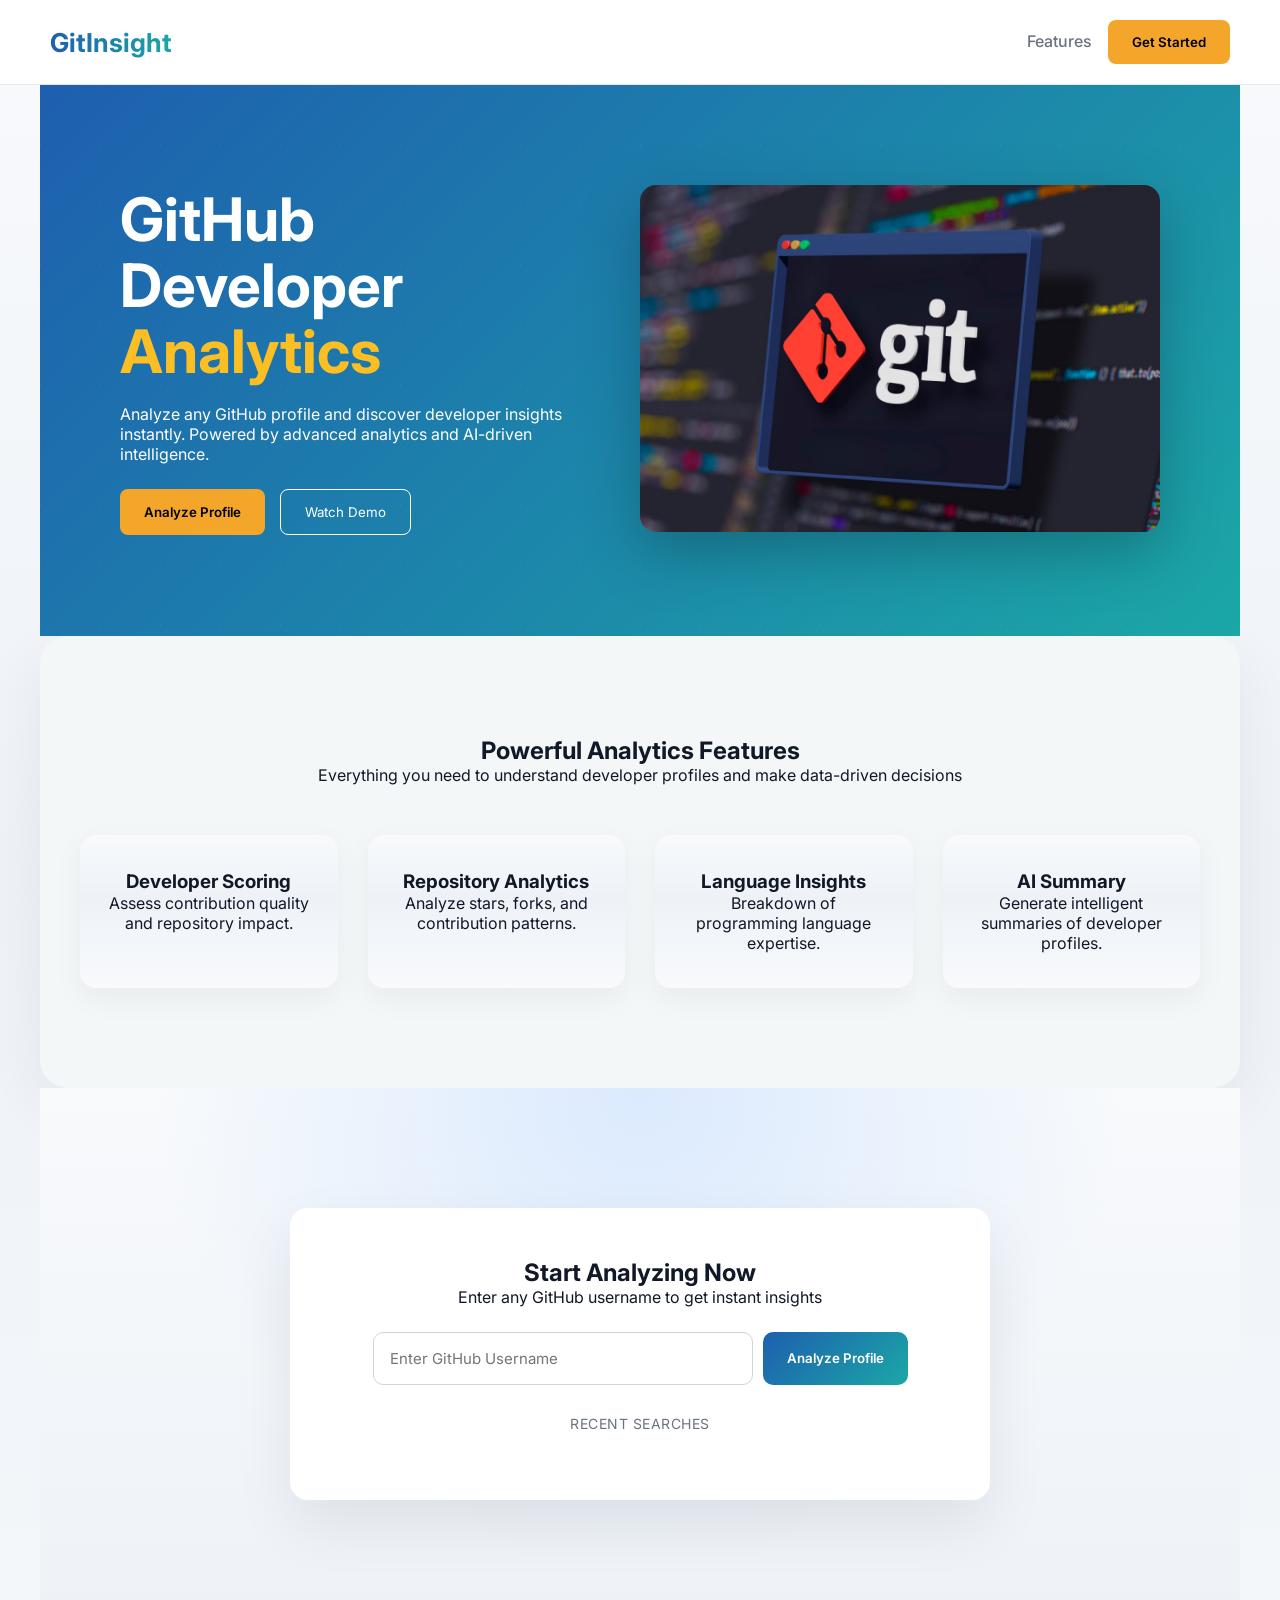
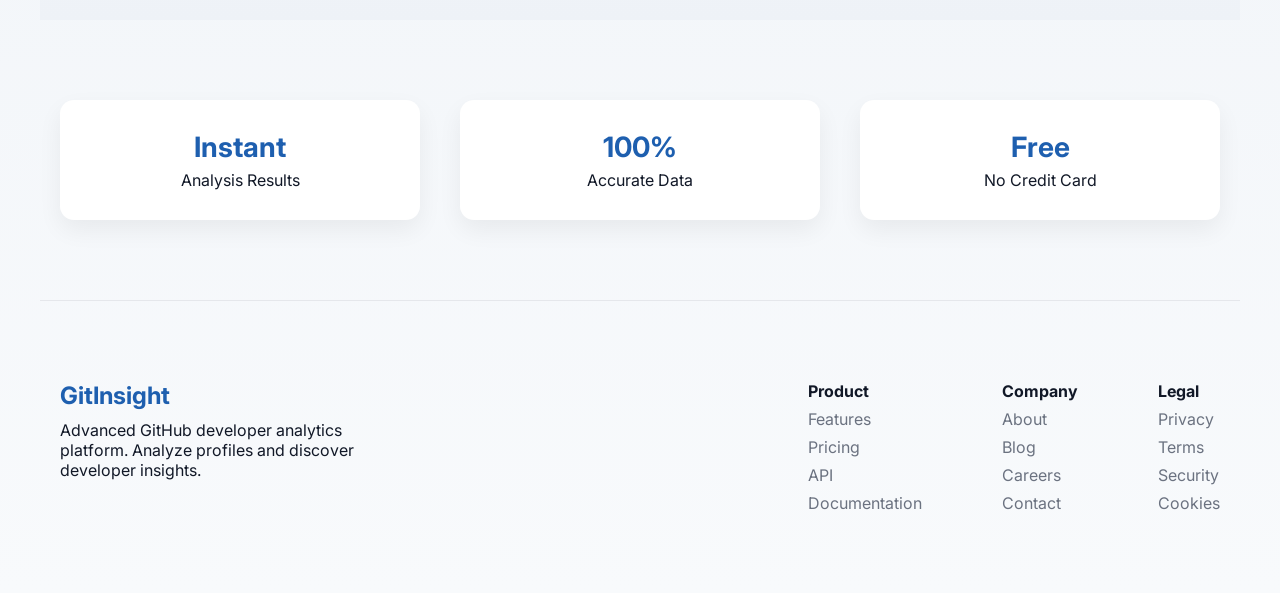
<file: github-analyzer/frontend/index.html>
<!DOCTYPE html>
<html lang="en">

<head>
<meta charset="UTF-8">
<title>GitInsight</title>

<link rel="stylesheet" href="style.css">

<link href="https://fonts.googleapis.com/css2?family=Inter:wght@300;400;600;700&display=swap" rel="stylesheet">

</head>

<body>

<header class="navbar">

<div class="logo animate-logo">GitInsight</div>

<nav>
<a href="#features">Features</a>
<button class="btn-orange" onclick="scrollToSearch()">Get Started</button>
</nav>

</header>



<section class="hero">

<div class="hero-bg"></div>
<div class="hero-left">

<h1>
GitHub<br>
Developer<br>
<span>Analytics</span>
</h1>

<p>
Analyze any GitHub profile and discover developer insights instantly.
Powered by advanced analytics and AI-driven intelligence.
</p>

<div class="hero-buttons">

<button class="btn-orange" onclick="scrollToSearch()">Analyze Profile</button>
</button>

<button class="btn-outline" id="watchDemo">Watch Demo</button>

</div>

</div>


<div class="hero-right">
<img src="hero-analytics.avif" alt="GitHub Analytics Illustration">
</div>

</section>







<section class="features" id="features">

<h2>Powerful Analytics Features</h2>

<p class="subtitle">
Everything you need to understand developer profiles and make data-driven decisions
</p>

<div class="feature-grid">

<div class="feature-card">
<h3>Developer Scoring</h3>
<p>Assess contribution quality and repository impact.</p>
</div>

<div class="feature-card">
<h3>Repository Analytics</h3>
<p>Analyze stars, forks, and contribution patterns.</p>
</div>

<div class="feature-card">
<h3>Language Insights</h3>
<p>Breakdown of programming language expertise.</p>
</div>

<div class="feature-card">
<h3>AI Summary</h3>
<p>Generate intelligent summaries of developer profiles.</p>
</div>

</div>

</section>



<section class="search-section" id="searchSection">

<div class="search-container">

<h2>Start Analyzing Now</h2>

<p>Enter any GitHub username to get instant insights</p>

<div class="search-box">

<input id="usernameInput" placeholder="Enter GitHub Username">

<button onclick="analyzeProfile()">Analyze Profile</button>

</div>

<div class="recent-label">Recent Searches</div>

<div id="recentSearches" class="recent-search-grid"></div>

</div>

</section>



<section class="benefits">

<div class="benefit-grid">

<div class="benefit-card">
<h3>Instant</h3>
<p>Analysis Results</p>
</div>

<div class="benefit-card">
<h3>100%</h3>
<p>Accurate Data</p>
</div>

<div class="benefit-card">
<h3>Free</h3>
<p>No Credit Card</p>
</div>

</div>

</section>



<footer class="footer">

<div class="footer-left">
<h2>GitInsight</h2>
<p>
Advanced GitHub developer analytics platform.
Analyze profiles and discover developer insights.
</p>
</div>

<div class="footer-columns">

<div>
<h4>Product</h4>
<a href="#">Features</a>
<a href="#">Pricing</a>
<a href="#">API</a>
<a href="#">Documentation</a>
</div>

<div>
<h4>Company</h4>
<a href="#">About</a>
<a href="#">Blog</a>
<a href="#">Careers</a>
<a href="#">Contact</a>
</div>

<div>
<h4>Legal</h4>
<a href="#">Privacy</a>
<a href="#">Terms</a>
<a href="#">Security</a>
<a href="#">Cookies</a>
</div>

</div>

</footer>



<div id="demoModal" class="modal">

<div class="modal-content">

<h2>Demo Coming Soon 🚀</h2>

<p>
We're preparing an interactive walkthrough of GitInsight.
The demo video will be available soon.
</p>

<button onclick="closeModal()" class="btn-primary">
Got it
</button>

</div>

</div>



<script src="script.js"></script>

</body>
</html>
</file>
<file: github-analyzer/frontend/style.css>
/* ===============================
ROOT VARIABLES
=============================== */

:root{
--primary-blue:#1E5FAF;
--secondary-teal:#1BA7A6;
--accent-orange:#F4A62A;

--bg-main:#F8FAFC;
--card-bg:#FFFFFF;

--text-dark:#111827;
--border-soft:#E5E7EB;
}


/* ===============================
GLOBAL
=============================== */

*{
margin:0;
padding:0;
box-sizing:border-box;
font-family:'Inter',sans-serif;
}

html{
scroll-behavior:smooth;
}

body{
background:linear-gradient(180deg,#f8fafc 0%,#eef2f7 40%,#f8fafc 100%);
color:var(--text-dark);
}

section{
max-width:1200px;
margin:auto;
padding:80px 20px;
}


/* ===============================
NAVBAR
=============================== */

.navbar{
display:flex;
justify-content:space-between;
align-items:center;
padding:20px 50px;
background:white;
border-bottom:1px solid var(--border-soft);
}

.logo{
font-size:26px;
font-weight:700;
background:linear-gradient(90deg,#1E5FAF,#1BA7A6,#1E5FAF);
background-size:200%;
-webkit-background-clip:text;
-webkit-text-fill-color:transparent;
animation:logoGradient 6s linear infinite;
}

@keyframes logoGradient{
0%{background-position:0%;}
100%{background-position:200%;}
}

nav a{
margin:0 12px;
text-decoration:none;
color:#6B7280;
font-weight:500;
}

nav a:hover{
color:var(--primary-blue);
}


/* ===============================
HERO
=============================== */

.hero{
position:relative;
display:grid;
grid-template-columns:1fr 1fr;
align-items:center;
padding:100px 80px;
background:linear-gradient(135deg,#1E5FAF,#1BA7A6);
color:white;
overflow:hidden;
}

.hero-bg{
position:absolute;
top:0;
left:0;
width:100%;
height:100%;
background-image:
linear-gradient(120deg,rgba(255,255,255,0.05) 1px,transparent 1px),
linear-gradient(60deg,rgba(255,255,255,0.05) 1px,transparent 1px);
background-size:60px 60px;
animation:moveGrid 25s linear infinite;
}

@keyframes moveGrid{
0%{transform:translate(0,0);}
100%{transform:translate(60px,60px);}
}

.hero-left,
.hero-right{
position:relative;
z-index:2;
}

.hero h1{
font-size:60px;
line-height:1.1;
}

.hero span{
color:#FBBF24;
}

.hero p{
margin-top:20px;
max-width:450px;
}

.hero-buttons{
margin-top:25px;
display:flex;
gap:15px;
}

.hero-right img{
width:100%;
max-width:520px;
border-radius:16px;
box-shadow:0 20px 60px rgba(0,0,0,0.25);
}


/* ===============================
BUTTONS
=============================== */

button{
cursor:pointer;
transition:all .25s ease;
}

button:hover{
transform:translateY(-2px);
box-shadow:0 8px 20px rgba(0,0,0,0.2);
}

.btn-orange{
background:var(--accent-orange);
border:none;
padding:14px 24px;
border-radius:8px;
font-weight:600;
}

.btn-outline{
background:none;
border:1px solid white;
color:white;
padding:14px 24px;
border-radius:8px;
}


/* ===============================
STATS
=============================== */

.stats{
display:flex;
justify-content:center;
gap:100px;
padding:40px 0;
background:white;
}

.stats div{
text-align:center;
}

.stats h2{
font-size:32px;
margin-bottom:5px;
}


/* ===============================
FEATURES
=============================== */

.features{
text-align:center;
padding:100px 40px;
background:#f4f7f7;
border-radius:28px;
box-shadow:0 20px 60px rgba(0,0,0,0.06);
}

.feature-grid{
display:grid;
grid-template-columns:repeat(auto-fit,minmax(240px,1fr));
gap:30px;
margin-top:50px;
}

.feature-card{
background:rgb(20, 14, 14);
padding:35px 28px;
border-radius:16px;
box-shadow:0 10px 30px rgba(0,0,0,0.05);
transition:all .35s ease;
position:relative;
overflow:hidden;
}

.feature-card:hover{
transform:translateY(-8px);
box-shadow:0 20px 45px rgba(0,0,0,0.12);
}

.feature-card:hover::before{
opacity:1;
}

.feature-card{
background:linear-gradient(180deg,#f8fafc 0%,#eef2f7 40%,#f8fafc 100%);
padding:35px 28px;
border-radius:16px;
box-shadow:0 10px 30px rgba(0,0,0,0.05);
transition:all .35s ease;
position:relative;
overflow:hidden;
}


/* ===============================
SEARCH SECTION
=============================== */

.search-section{
padding:120px 20px;
text-align:center;
background:
radial-gradient(circle at top,#dbeafe 0%,transparent 60%),
linear-gradient(180deg,#f8fafc,#eef2f7);
}

.search-container{
background:white;
max-width:700px;
margin:auto;
padding:50px 40px;
border-radius:18px;
box-shadow:0 25px 60px rgba(0,0,0,0.08);
animation:fadeUp 0.8s ease;
}

@keyframes fadeUp{
from{
opacity:0;
transform:translateY(30px);
}
to{
opacity:1;
transform:translateY(0);
}
}

.search-box{
margin-top:25px;
display:flex;
justify-content:center;
gap:10px;
}

.search-box input{
padding:16px;
width:380px;
border-radius:10px;
border:1px solid #d1d5db;
font-size:15px;
transition:all .25s ease;
}

.search-box input:focus{
outline:none;
border-color:var(--primary-blue);
box-shadow:0 0 0 3px rgba(30,95,175,0.15);
}

.search-box button{
background:linear-gradient(135deg,#1E5FAF,#1BA7A6);
color:white;
border:none;
padding:16px 24px;
border-radius:10px;
font-weight:600;
cursor:pointer;
transition:all .25s ease;
}

.search-box button:hover{
transform:translateY(-2px);
box-shadow:0 10px 25px rgba(0,0,0,0.15);
}




/* ===============================
RECENT SEARCHES
=============================== */

/* RECENT SEARCH SECTION */

.recent-label{
margin-top:30px;
font-size:14px;
color:#6B7280;
letter-spacing:.5px;
text-transform:uppercase;
}


/* container */

.recent-search-grid{
margin-top:18px;
display:flex;
justify-content:center;
flex-wrap:wrap;
gap:12px;
}


/* search pills */

.recent-item{
padding:10px 16px;
border-radius:999px;
font-size:14px;
font-weight:500;
cursor:pointer;

background:white;
border:1px solid #E5E7EB;

display:flex;
align-items:center;
gap:6px;

transition:all .25s ease;
}


/* github icon */

.recent-item::before{
content:"⚡";
font-size:12px;
opacity:.7;
}


/* hover animation */

.recent-item:hover{
transform:translateY(-2px);
background:linear-gradient(135deg,#1E5FAF,#1BA7A6);
color:white;
border-color:transparent;
box-shadow:0 8px 18px rgba(0,0,0,0.12);
}


/* ===============================
FOOTER
=============================== */

.footer{
display:flex;
justify-content:space-between;
gap:60px;
padding:80px 20px;
max-width:1200px;
margin:auto;
border-top:1px solid var(--border-soft);
}

.footer-left{
max-width:320px;
}

.footer-left h2{
margin-bottom:10px;
color:var(--primary-blue);
}

.footer-columns{
display:flex;
gap:80px;
}

.footer-columns div{
display:flex;
flex-direction:column;
gap:8px;
}

.footer-columns a{
text-decoration:none;
color:#6B7280;
}

.footer-columns a:hover{
color:var(--primary-blue);
}

/* =========================
DASHBOARD PAGE
========================= */

.dashboard{
padding:100px 20px;
}

.dashboard-container{
max-width:1000px;
margin:auto;
}

.dashboard-title{
text-align:center;
margin-bottom:40px;
font-size:34px;
font-weight:700;
}


/* SEARCH BAR */

.dashboard-search{
display:flex;
justify-content:center;
gap:10px;
margin-bottom:40px;
}

.dashboard-search input{
padding:14px;
width:300px;
border-radius:10px;
border:1px solid #d1d5db;
font-size:15px;
}

.dashboard-search button{
background:linear-gradient(135deg,#1E5FAF,#1BA7A6);
color:white;
border:none;
padding:14px 22px;
border-radius:10px;
cursor:pointer;
font-weight:600;
}

.dashboard-search button:hover{
transform:translateY(-2px);
box-shadow:0 8px 20px rgba(0,0,0,0.15);
}


/* DASHBOARD CARDS */

.card{
background:white;
padding:30px;
margin-bottom:25px;
border-radius:16px;
box-shadow:0 10px 25px rgba(0,0,0,0.06);
}


/* STATS GRID */

.stats-grid{
display:grid;
grid-template-columns:repeat(auto-fit,minmax(180px,1fr));
gap:20px;
margin-bottom:25px;
}

.stat-card{
background:white;
padding:25px;
border-radius:14px;
box-shadow:0 8px 20px rgba(0,0,0,0.05);
text-align:center;
}

.stat-card h3{
font-size:14px;
color:#6B7280;
margin-bottom:8px;
}

.stat-card p{
font-size:22px;
font-weight:700;
color:#111827;
}


/* PROFILE */

#profile{
text-align:center;
}

#profile img{
width:120px;
border-radius:50%;
margin-bottom:12px;
}


/* REPOSITORIES */

.repo-card{
display:flex;
justify-content:space-between;
background:#f8fafc;
padding:12px 16px;
border-radius:8px;
margin-bottom:8px;
}

.repo-row{
display:flex;
justify-content:space-between;
align-items:center;
padding:16px;
background:#f8fafc;
border-radius:10px;
margin-bottom:10px;
transition:all .2s ease;
}

.repo-row:hover{
background:#eef2f7;
}

.repo-left h4{
margin-bottom:3px;
font-size:15px;
}

.repo-lang{
font-size:12px;
color:#6b7280;
}

.repo-star{
font-weight:600;
color:#1E5FAF;
}


/* LOADING SCREEN */

.loading-screen{
position:fixed;
top:0;
left:0;
width:100%;
height:100%;
background:white;
display:flex;
flex-direction:column;
align-items:center;
justify-content:center;
z-index:999;
}


/* SPINNER */

.spinner{
width:45px;
height:45px;
border:4px solid #e5e7eb;
border-top:4px solid #1E5FAF;
border-radius:50%;
animation:spin 1s linear infinite;
margin-bottom:15px;
}

@keyframes spin{
0%{transform:rotate(0deg);}
100%{transform:rotate(360deg);}
}


/* ===============================
LOADING
=============================== */

.loading{
text-align:center;
padding:20px;
}

.spinner{
margin:20px auto;
width:40px;
height:40px;
border:4px solid #E5E7EB;
border-top:4px solid var(--primary-blue);
border-radius:50%;
animation:spin 1s linear infinite;
}

@keyframes spin{
0%{transform:rotate(0deg);}
100%{transform:rotate(360deg);}
}


/* ===============================
DEVELOPER SCORE
=============================== */

.score-container{
width:100%;
background:#E5E7EB;
border-radius:10px;
height:20px;
overflow:hidden;
margin-top:10px;
}

#score-bar{
height:100%;
width:0%;
background:var(--primary-blue);
transition:width .6s;
}

#score-text{
margin-top:8px;
font-weight:600;
}


/* ===============================
MODAL
=============================== */

.modal{
position:fixed;
top:0;
left:0;
width:100%;
height:100%;
background:rgba(0,0,0,0.6);
display:none;
align-items:center;
justify-content:center;
z-index:999;
}

.modal-content{
background:white;
padding:40px;
border-radius:14px;
text-align:center;
max-width:400px;
box-shadow:0 20px 60px rgba(0,0,0,0.2);
animation:popup .3s ease;
}

@keyframes popup{
from{
transform:scale(.9);
opacity:0;
}
to{
transform:scale(1);
opacity:1;
}
}

/* BENEFITS */

.benefits{
padding:80px 20px;
}

.benefit-grid{
display:grid;
grid-template-columns:repeat(3,1fr);
gap:40px;
text-align:center;
}

.benefit-card{
background:white;
padding:30px;
border-radius:14px;
box-shadow:0 10px 25px rgba(0,0,0,0.06);
transition:all .25s ease;
}

.benefit-card:hover{
transform:translateY(-5px);
box-shadow:0 15px 35px rgba(0,0,0,0.12);
}

.benefit-card h3{
font-size:28px;
color:var(--primary-blue);
margin-bottom:6px;
}

.chart-container{
max-width:420px;
margin:auto;
}

.chart-container canvas{
width:100% !important;
height:320px !important;
}

.repo-row{
display:flex;
justify-content:space-between;
align-items:center;
padding:14px 18px;
background:#f8fafc;
border-radius:10px;
margin-bottom:10px;
transition:all .2s ease;
}

.repo-row:hover{
background:#eef2f7;
transform:translateX(4px);
}

.repo-info h4{
font-size:15px;
margin-bottom:2px;
}

.repo-lang{
font-size:12px;
color:#6b7280;
}

.repo-stars{
font-weight:600;
color:#1E5FAF;
}

.ai-summary-card{
background:linear-gradient(135deg,#1E5FAF,#1BA7A6);
color:white;
padding:24px;
border-radius:16px;
line-height:1.6;
font-size:15px;
box-shadow:0 15px 35px rgba(0,0,0,0.15);
}

.ai-badge{
font-size:12px;
letter-spacing:.5px;
text-transform:uppercase;
margin-bottom:10px;
opacity:.8;
}

.score-label{
display:block;
font-size:12px;
color:#6b7280;
margin-top:4px;
}

.ai-summary-card{

background:linear-gradient(135deg,#1E5FAF,#1BA7A6);
color:white;

padding:28px;

border-radius:18px;

box-shadow:0 18px 40px rgba(0,0,0,0.15);

}

.ai-summary-card h3{
    margin-bottom:14px;
}

.ai-text{
    line-height:1.7;
    margin-bottom:20px;
}

.insight-grid{
    display:grid;
    grid-template-columns:1fr 1fr;
    gap:20px;
    }

.insight-grid h4{
    margin-bottom:8px;
}

.insight-grid ul{
    padding-left:18px;
}

.error-modal{
    position:fixed;
    top:0;
    left:0;
    width:100%;
    height:100%;
    background:rgba(0,0,0,0.55);
    display:flex;
    align-items:center;
    justify-content:center;
    z-index:999;
}

.error-modal-content{
    background:white;
    padding:35px;
    border-radius:16px;
    text-align:center;
    max-width:420px;
    box-shadow:0 25px 60px rgba(0,0,0,0.25);
    animation:popup .25s ease;

}

.error-modal-content h2{
    margin-bottom:12px;
    color:#ef4444;
}

.error-modal-content p{
    margin-bottom:18px;
    line-height:1.6;
}

.error-modal-content button{
    background:linear-gradient(135deg,#1E5FAF,#1BA7A6);
    color:white;
    border:none;
    padding:12px 20px;
    border-radius:8px;
    cursor:pointer;
    font-weight:600;
}
</file>
